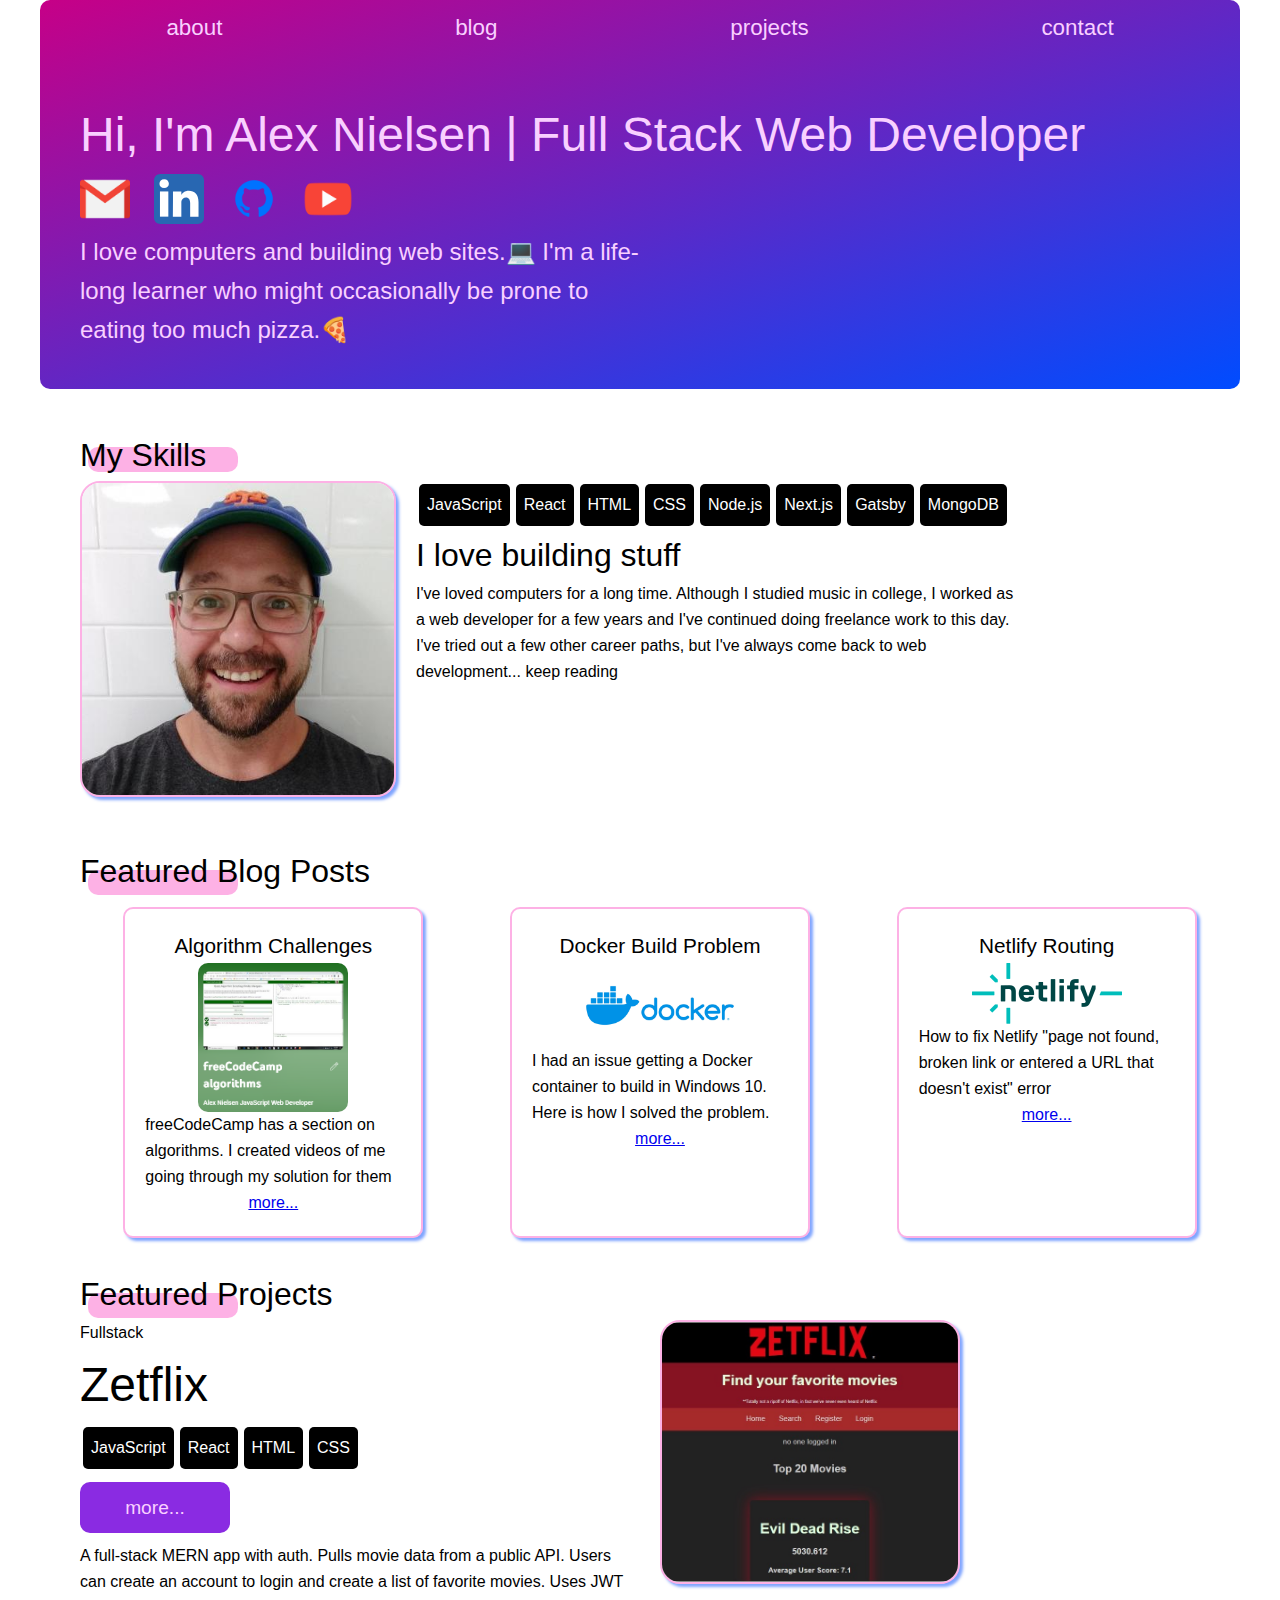
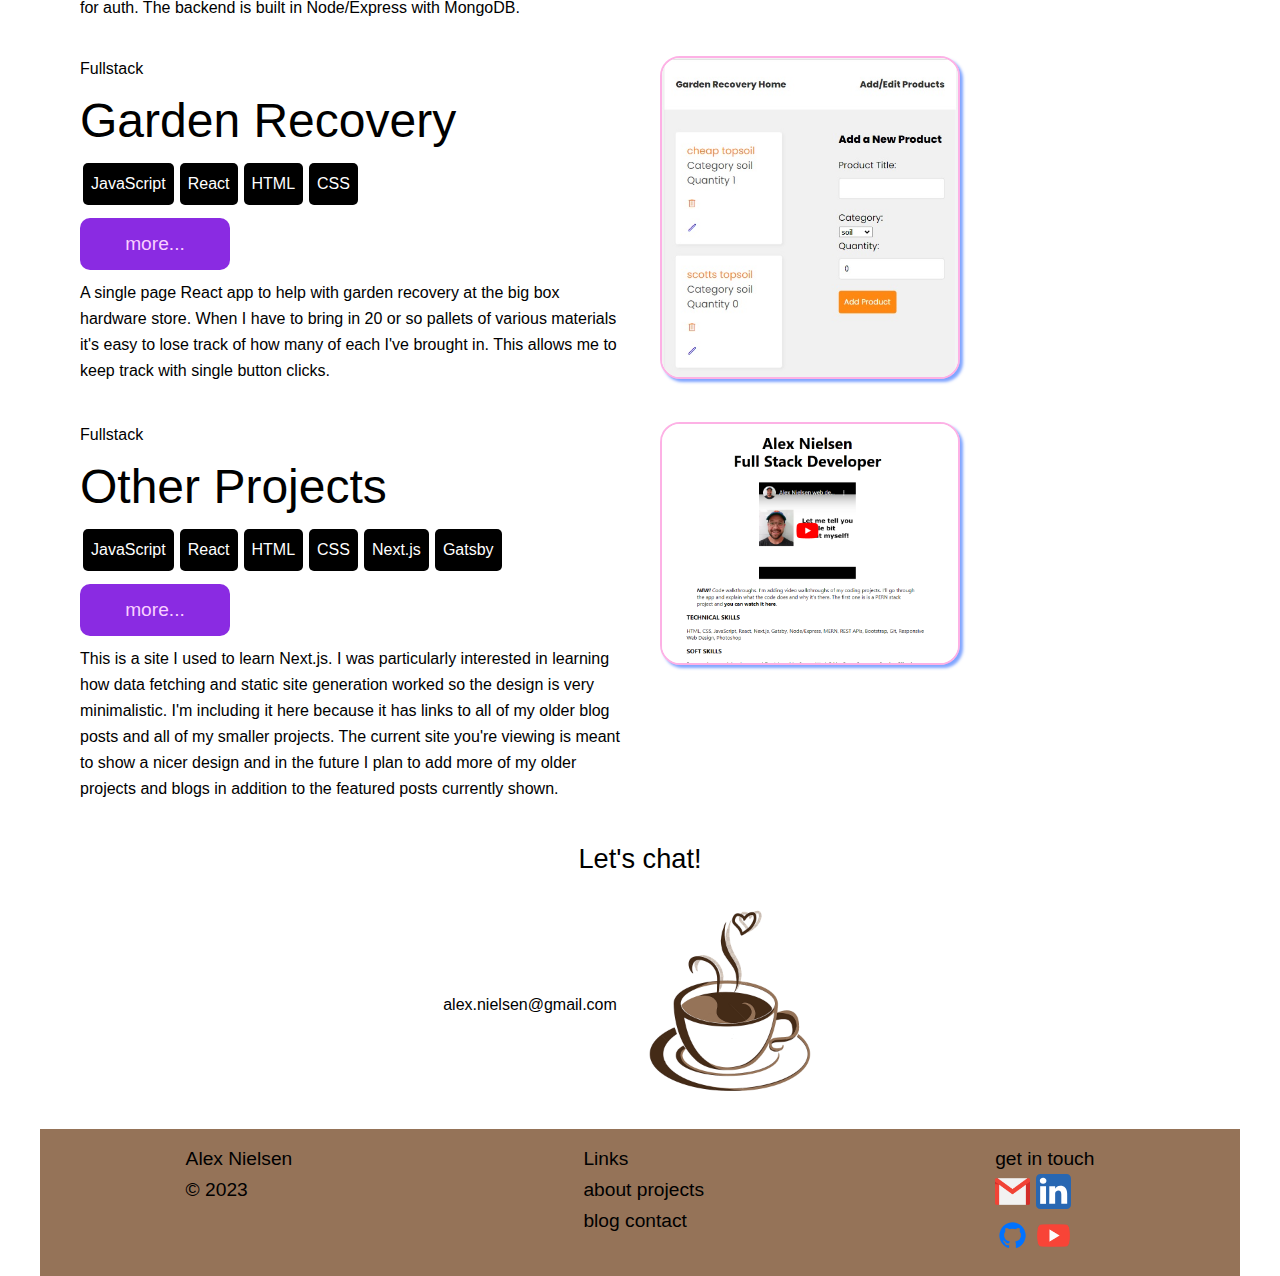
<file: index.html>
<!DOCTYPE html>
<html lang="en">

<head>
  <meta charset="UTF-8" />
  <meta http-equiv="X-UA-Compatible" content="IE=edge" />
  <meta name="viewport" content="width=device-width, initial-scale=1.0" />
  <title>Alex Nielsen Portfolio</title>
  <link rel="stylesheet" href="styles.css" />
</head>

<body>
  <header id="top" class="hero">
    <nav>
      <ul>
        <a href="#about">
          <li>about</li>
        </a>
        <a href="#blog">
          <li>blog</li>
        </a>
        <a href="#projects">
          <li>projects</li>
        </a>
        <a href="#contact">
          <li>contact</li>
        </a>
      </ul>
    </nav>
    <div class="hero-body">
      <div>
        <h1>Hi, I'm Alex Nielsen | Full Stack Web Developer</h1>
        <div class="logos">
          <a href="https://alexnielsen.com/resume"><img src="images/email.png" alt="email" /></a>
          <a href="https://linkedin.com/in/alex-nielsen-nj"><img
              src="images/5296501_linkedin_network_linkedin logo_icon.svg" alt="linkedin" /></a>
          <a href="https://github.com/bushbass"><img src="images/3057638_github_media_network_social_icon.png"
              alt="github" /></a>
          <a href="https://www.youtube.com/channel/UCqdNQHOLz3PmB4cDvQkdQ1w/"><img
              src="images/4202041_video_youtube_logo_social_social media_icon.png" alt="youtube" /></a>
        </div>
        <p class="hero-statement">
          I love computers and building web sites.💻 I'm a life-long learner
          who might occasionally be prone to eating too much pizza.🍕
        </p>
      </div>
    </div>
  </header>
  <main>
    <section id="about" class="bio">
      <h2 class="skills-heading">My Skills</h2>
      <div class="picture-and-info">
        <div class="headshot">
          <img class="box-shadow" src="images/me-wearing-hat.jpg" alt=" " />
        </div>
        <div class="bio-info">
          <div class="skill-buttons">
            <span class="skill-button">JavaScript</span><span class="skill-button">React</span><span
              class="skill-button">HTML</span><span class="skill-button">CSS</span><span
              class="skill-button">Node.js</span><span class="skill-button">Next.js</span><span
              class="skill-button">Gatsby</span><span class="skill-button">MongoDB</span>
          </div>
          <div class="bio-text">
            <h3>I love building stuff</h3>
            <p>
              I've loved computers for a long time. Although I studied music in
              college, I worked as a web developer for a few years and I've
              continued doing freelance work to this day. I've tried out a few
              other career paths, but I've always come back to web
              development... <a href="about.html">keep reading</a>
            </p>
          </div>
        </div>
      </div>
    </section>
    <section id="blog" class="featured-blogs">
      <h2 class="featured-blogs-heading">Featured Blog Posts</h2>
      <div class="blog-cards-area">
        <article class="card box-shadow">
          <h4>Algorithm Challenges</h4>
          <img src="images/fcc-algo.png" alt="blog-thumbnail" />
          <p>
            freeCodeCamp has a section on algorithms. I created videos of me
            going through my solution for them
          </p>
          <p><a href="blog/algorithms.html">more...</a></p>
        </article>
        <article class="card box-shadow">
          <h4>Docker Build Problem</h4>
          <img src="images/Docker-Logo.jpg" alt="blog-thumbnail" />
          <p>
            I had an issue getting a Docker container to build in Windows 10.
            Here is how I solved the problem.
          </p>
          <p><a href="blog/docker.html">more...</a></p>
        </article>
        <article class="card box-shadow">
          <h4>Netlify Routing</h4>
          <img src="images/netlify.png" alt="blog-thumbnail" />
          <p>
            How to fix Netlify "page not found, broken link or entered a URL
            that doesn't exist" error
          </p>
          <p><a href="blog/netlify.html">more...</a></p>
        </article>
        </article>
    </section>
    <section class="projects" id="projects">
      <h2 class="projects-heading">Featured Projects</h2>
      <article class="project-row">
        <div class="project-info-area">
          <div class="project-type">Fullstack</div>
          <h3 class="project-title">Zetflix</h3>
          <div class="skill-buttons">
            <span class="skill-button">JavaScript</span><span class="skill-button">React</span><span
              class="skill-button">HTML</span><span class="skill-button">CSS</span>
          </div>
          <div class="project-link">
            <a href="projects/zetflix.html">more...</a>
          </div>
          <p class="project-description">
            A full-stack MERN app with auth. Pulls movie data from a public API.
            Users can create an account to login and create a list of favorite
            movies. Uses JWT for auth. The backend is built in Node/Express with
            MongoDB.
          </p>
        </div>
        <div class="project-img-area">
          <img class="box-shadow" src="images/zetflix.jpg" alt="" />
        </div>
      </article>
      <article class="project-row">
        <div class="project-info-area">
          <div class="project-type">Fullstack</div>
          <h3 class="project-title">Garden Recovery</h3>
          <div class="skill-buttons">
            <span class="skill-button">JavaScript</span><span class="skill-button">React</span><span
              class="skill-button">HTML</span><span class="skill-button">CSS</span>
          </div>
          <div class="project-link">
            <a href="projects/garden.html">more...</a>
          </div>
          <p class="project-description">
            A single page React app to help with garden recovery at the big box
            hardware store. When I have to bring in 20 or so pallets of various
            materials it's easy to lose track of how many of each I've brought
            in. This allows me to keep track with single button clicks.
          </p>
        </div>
        <div class="project-img-area">
          <img class="box-shadow" src="images/garden.jpg" alt="" />
        </div>
      </article>
      <article class="project-row">
        <div class="project-info-area">
          <div class="project-type">Fullstack</div>
          <h3 class="project-title">Other Projects</h3>
          <div class="skill-buttons">
            <span class="skill-button">JavaScript</span>
            <span class="skill-button">React</span>
            <span class="skill-button">HTML</span>
            <span class="skill-button">CSS</span>
            <span class="skill-button">Next.js</span>
            <span class="skill-button">Gatsby</span>
          </div>
          <div class="project-link">
            <a href="https://new-blog-portfolio-next.vercel.app/">more...</a>
          </div>
          <p class="project-description">
            This is a site I used to learn Next.js. I was particularly
            interested in learning how data fetching and static site generation
            worked so the design is very minimalistic. I'm including it here
            because it has links to all of my older blog posts and all of my
            smaller projects. The current site you're viewing is meant to show a
            nicer design and in the future I plan to add more of my older
            projects and blogs in addition to the featured posts currently
            shown.
          </p>
        </div>
        <div class="project-img-area">
          <img class="box-shadow" src="images/next-site.png" alt="" />
        </div>
      </article>
    </section>
    <aside class="contact" id="contact">
      <h3 class="contact-header">Let's chat!</h3>
      <div class="email-button-and-image">
        <div class="email-and-button">
          <p>alex.nielsen@gmail.com</p>
        </div>
        <div class="coffee-img"><img src="images/coffee.gif" alt="" /></div>
      </div>
    </aside>
  </main>

  <footer>
    <div class="contact-copyright">
      <p><a href="#top">Alex Nielsen</a></p>
      <p>&copy 2023</p>
    </div>
    <div class="footer-links">
      <p>Links</p>
      <p><a href="#about">about </a> <a href="#projects">projects </a></p>
      <p>
        <a href="#blog">blog </a>
        <a href="#contact">contact</a>
      </p>
    </div>
    <div class="footer-logos">
      <p>get in touch</p>
      <div>
        <a href="https://alexnielsen.com/resume"><img src="images/email.png" alt="email" /></a>
        <a href="https://linkedin.com/in/alex-nielsen-nj"><img
            src="images/5296501_linkedin_network_linkedin logo_icon.svg" alt="linkedin" /></a>
      </div>
      <div>
        <a href="https://github.com/bushbass"><img src="images/3057638_github_media_network_social_icon.png"
            alt="github" /></a>
        <a href="https://www.youtube.com/channel/UCqdNQHOLz3PmB4cDvQkdQ1w/"><img
            src="images/4202041_video_youtube_logo_social_social media_icon.png" alt="youtube" /></a>
      </div>
    </div>
  </footer>
  <script>
    console.log('Thank you for looking at my site!')
  </script>
</body>

</html>
</file>
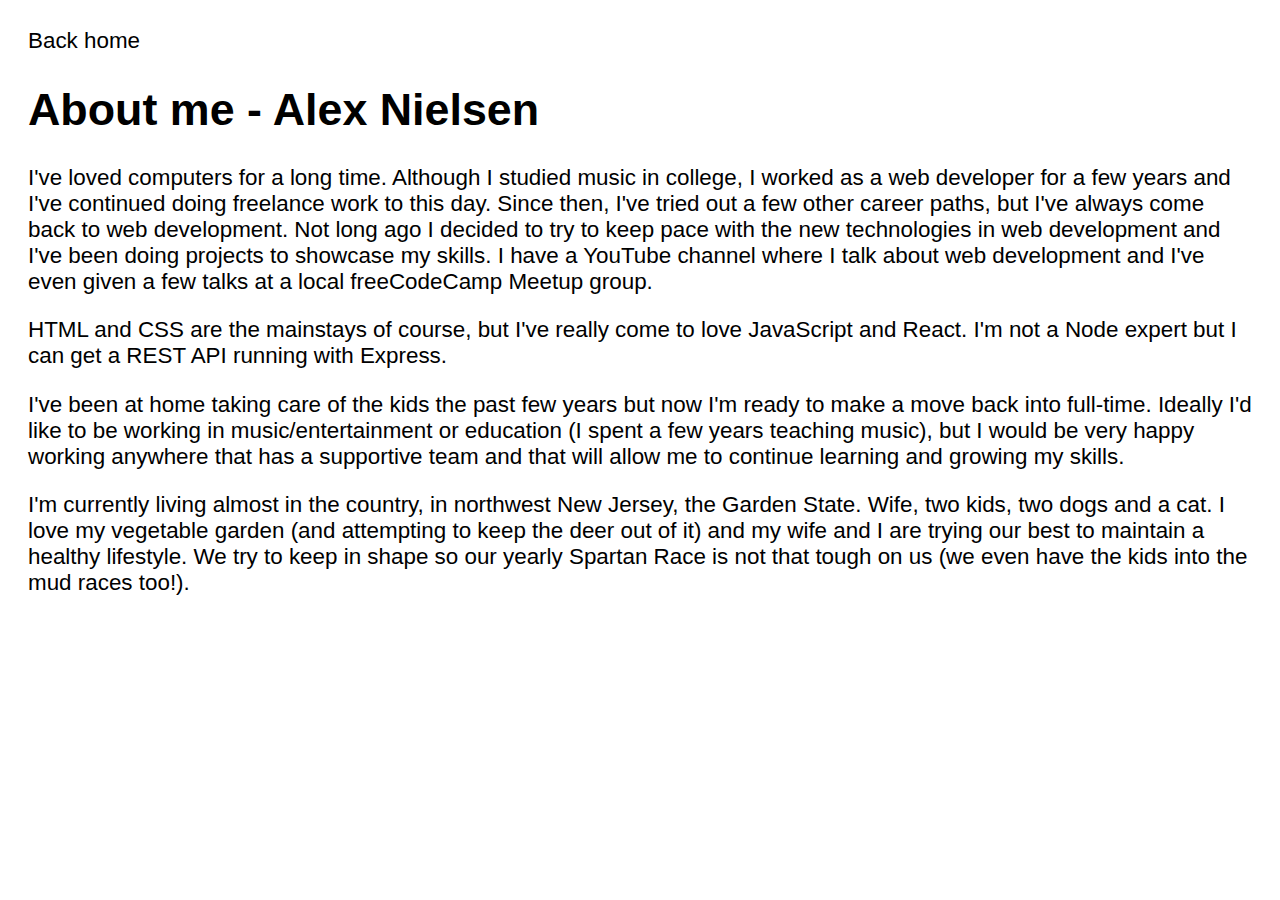
<file: about.html>
<!DOCTYPE html>
<html lang="en">
  <head>
    <meta charset="UTF-8" />
    <meta http-equiv="X-UA-Compatible" content="IE=edge" />
    <meta name="viewport" content="width=device-width, initial-scale=1.0" />
    <title>Alex Nielsen About Page</title>
    <link rel="stylesheet" href="about-styles.css" />
  </head>
  <body>
    <a href="index.html#about">Back home</a>
    <h1>About me - Alex Nielsen</h1>
    <p>
      I've loved computers for a long time. Although I studied music in college,
      I worked as a web developer for a few years and I've continued doing
      freelance work to this day. Since then, I've tried out a few other career
      paths, but I've always come back to web development. Not long ago I
      decided to try to keep pace with the new technologies in web development
      and I've been doing projects to showcase my skills. I have a YouTube
      channel where I talk about web development and I've even given a few talks
      at a local freeCodeCamp Meetup group.
    </p>
    <p>
      HTML and CSS are the mainstays of course, but I've really come to love
      JavaScript and React. I'm not a Node expert but I can get a REST API
      running with Express.
    </p>
    <p>
      I've been at home taking care of the kids the past few years but now I'm
      ready to make a move back into full-time. Ideally I'd like to be working
      in music/entertainment or education (I spent a few years teaching music),
      but I would be very happy working anywhere that has a supportive team and
      that will allow me to continue learning and growing my skills.
    </p>
    <p>
      I'm currently living almost in the country, in northwest New Jersey, the
      Garden State. Wife, two kids, two dogs and a cat. I love my vegetable
      garden (and attempting to keep the deer out of it) and my wife and I are
      trying our best to maintain a healthy lifestyle. We try to keep in shape
      so our yearly Spartan Race is not that tough on us (we even have the kids
      into the mud races too!).
    </p>
  </body>
</html>
</file>
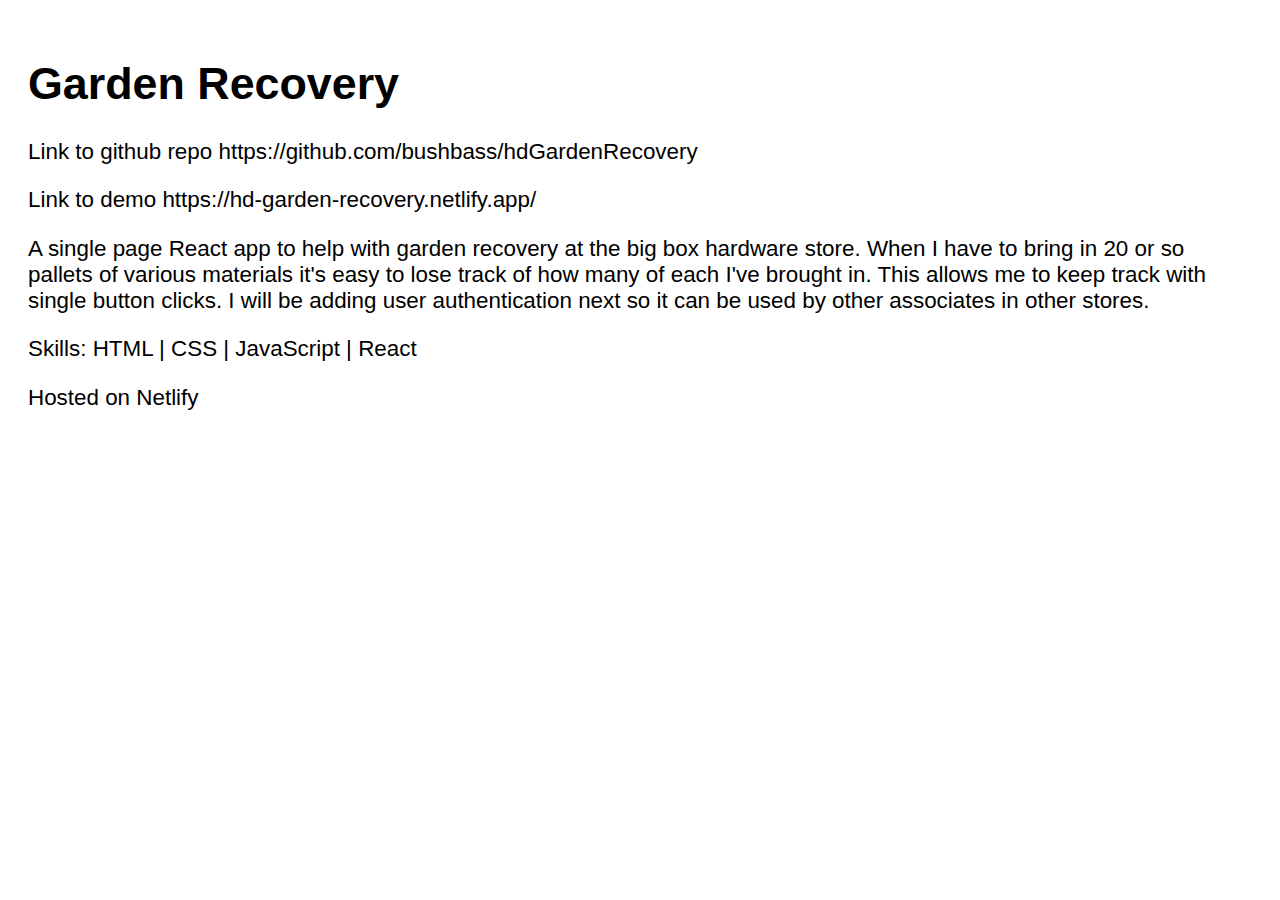
<file: garden.html>
<!DOCTYPE html>
<html lang="en">
  <head>
    <meta charset="UTF-8" />
    <meta http-equiv="X-UA-Compatible" content="IE=edge" />
    <meta name="viewport" content="width=device-width, initial-scale=1.0" />
    <title>Document</title><link rel="stylesheet" href="about-styles.css">
  </head>
  <body><h1>Garden Recovery</h1>
    <p>
      <a href="https://github.com/bushbass/hdGardenRecovery"
        >Link to github repo https://github.com/bushbass/hdGardenRecovery</a
      >
    </p>
    <p>
      <a href="https://hd-garden-recovery.netlify.app/"
        >Link to demo https://hd-garden-recovery.netlify.app/</a
      >
    </p>
    <p>
      A single page React app to help with garden recovery at the big box
      hardware store. When I have to bring in 20 or so pallets of various
      materials it's easy to lose track of how many of each I've brought in.
      This allows me to keep track with single button clicks. I will be adding
      user authentication next so it can be used by other associates in other
      stores.
    </p>
    <p>Skills: HTML | CSS | JavaScript | React</p>
    <p>Hosted on Netlify</p>
  </body>
</html>
</file>
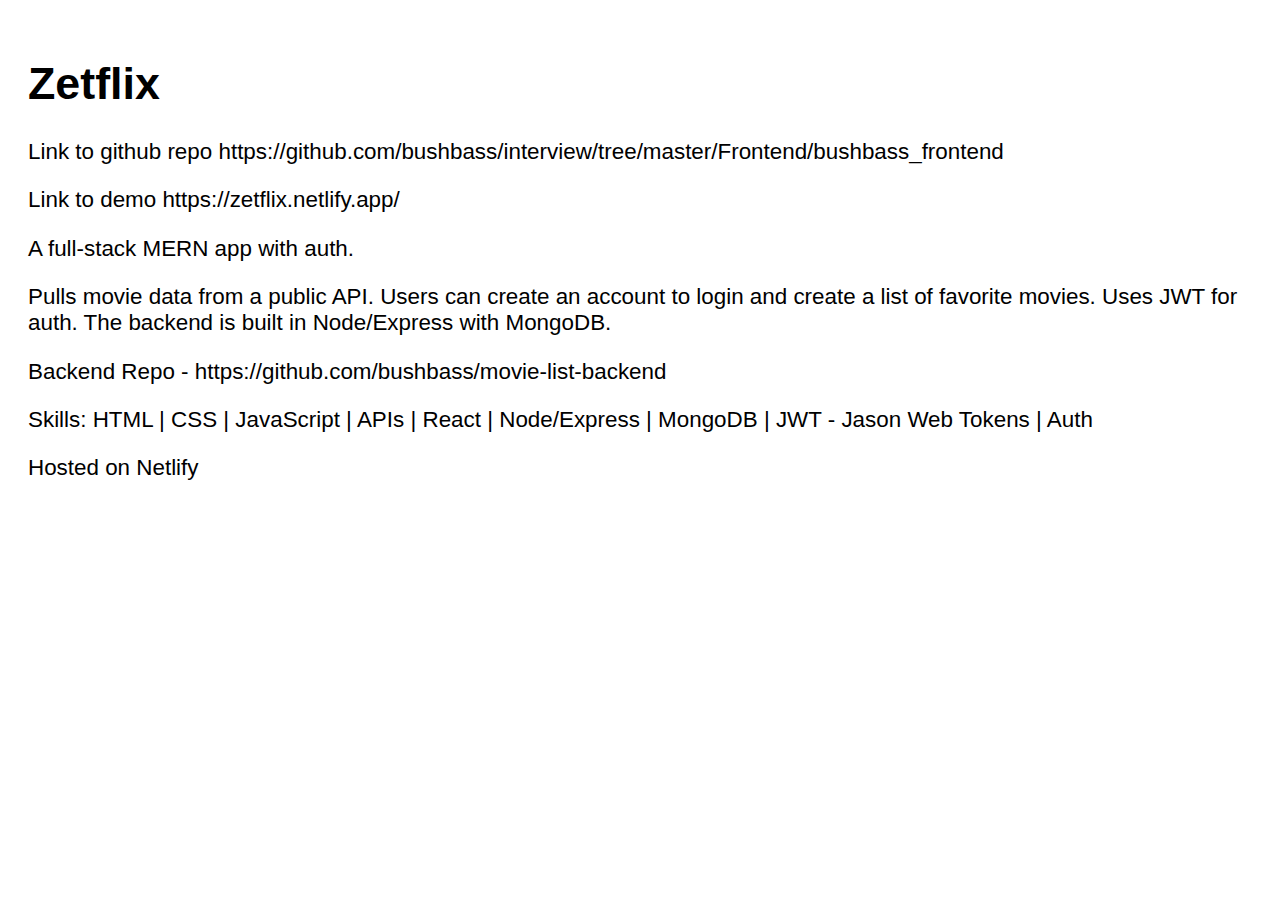
<file: zetflix.html>
<!DOCTYPE html>
<html lang="en">
  <head>
    <meta charset="UTF-8" />
    <meta http-equiv="X-UA-Compatible" content="IE=edge" />
    <meta name="viewport" content="width=device-width, initial-scale=1.0" />
    <title>Document</title>
    <link rel="stylesheet" href="about-styles.css" />
  </head>
  <body>
    <h1>Zetflix</h1>
    <p>
      <a
        href="https://github.com/bushbass/interview/tree/master/Frontend/bushbass_frontend"
      >
        Link to github repo
        https://github.com/bushbass/interview/tree/master/Frontend/bushbass_frontend
      </a>
    </p>
    <p>
      <a href="https://zetflix.netlify.app/"
        >Link to demo https://zetflix.netlify.app/</a
      >
    </p>
    A full-stack MERN app with auth.
    <p>
      Pulls movie data from a public API. Users can create an account to login
      and create a list of favorite movies. Uses JWT for auth. The backend is
      built in Node/Express with MongoDB.
    </p>
    <p>
      <a href="https://github.com/bushbass/movie-list-backend">
        Backend Repo - https://github.com/bushbass/movie-list-backend
      </a>
    </p>
    <p>
      Skills: HTML | CSS | JavaScript | APIs | React | Node/Express | MongoDB |
      JWT - Jason Web Tokens | Auth
    </p>
    <p>Hosted on Netlify</p>
  </body>
</html>
</file>
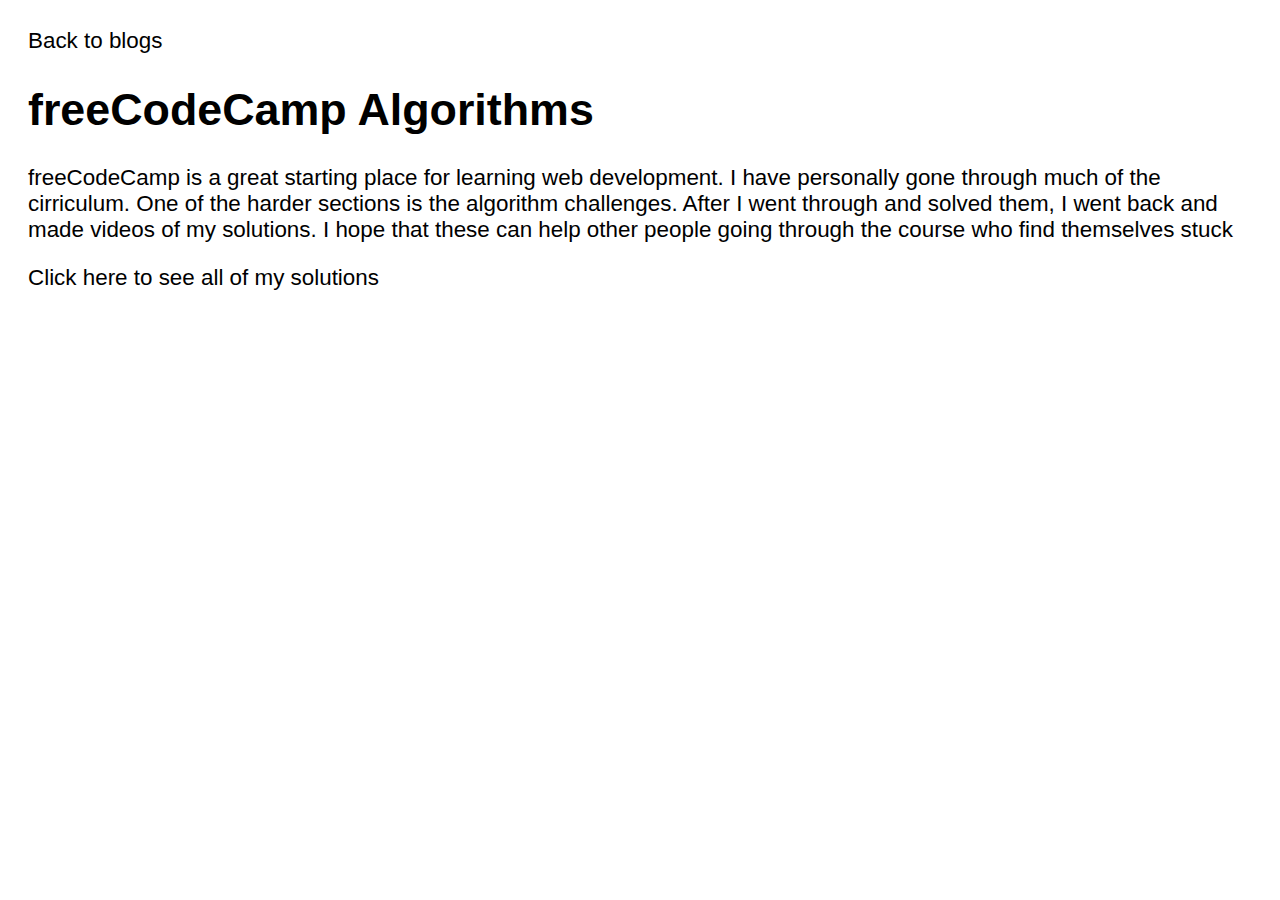
<file: blog/algorithms.html>
<!DOCTYPE html>
<html lang="en">
  <head>
    <meta charset="UTF-8" />
    <meta http-equiv="X-UA-Compatible" content="IE=edge" />
    <meta name="viewport" content="width=device-width, initial-scale=1.0" />
    <title>Algorithms</title>
    <link rel="stylesheet" href="../about-styles.css" />
  </head>
  <body>
    <a href="../index.html#blog">Back to blogs</a>
    <h1>freeCodeCamp Algorithms</h1>
    <p>
      freeCodeCamp is a great starting place for learning web development. I
      have personally gone through much of the cirriculum. One of the harder
      sections is the algorithm challenges. After I went through and solved
      them, I went back and made videos of my solutions. I hope that these can
      help other people going through the course who find themselves stuck
    </p>
    <p>
      <a
        href="https://www.youtube.com/playlist?list=PLNZKugAJepQal-VOC8no1Z_XR7ZXDDX69"
        >Click here to see all of my solutions</a
      >
    </p>
  </body>
</html>
</file>
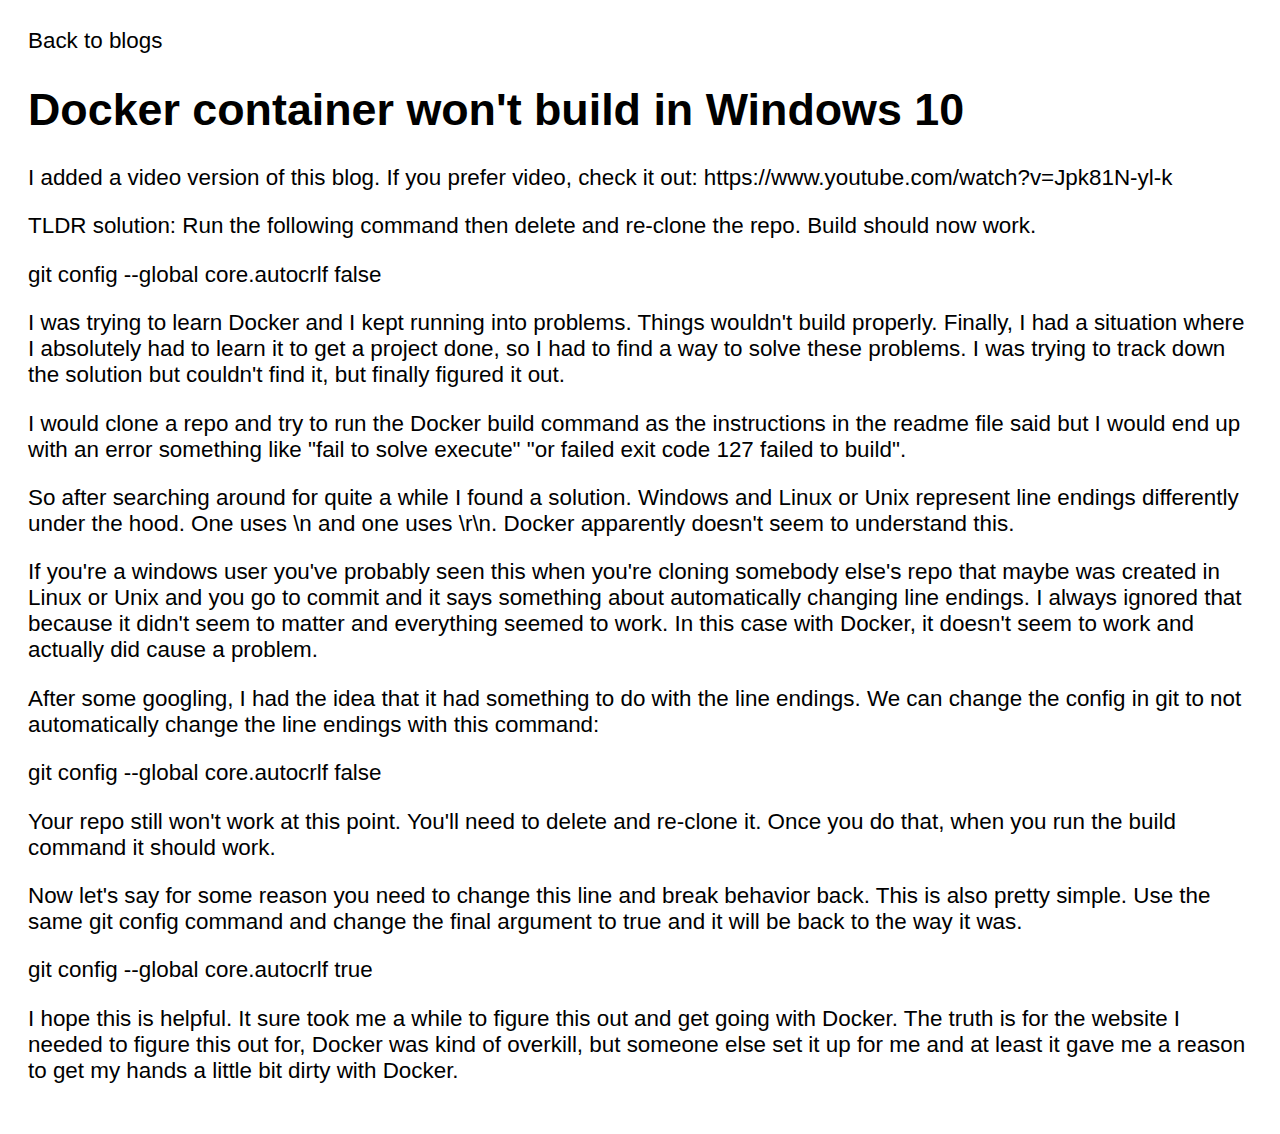
<file: blog/docker.html>
<!DOCTYPE html>
<html lang="en">
  <head>
    <meta charset="UTF-8" />
    <meta http-equiv="X-UA-Compatible" content="IE=edge" />
    <meta name="viewport" content="width=device-width, initial-scale=1.0" />
    <title>Docker won't build</title>
    <link rel="stylesheet" href="../about-styles.css" />
  </head>
  <body>
    <a href="../index.html#blog">Back to blogs</a>
    <h1>Docker container won't build in Windows 10</h1>
    <p>
      I added a video version of this blog. If you prefer video, check it out:
      <a href="https://www.youtube.com/watch?v=Jpk81N-yl-k"
        >https://www.youtube.com/watch?v=Jpk81N-yl-k</a
      >
    </p>
    <p>
      TLDR solution: Run the following command then delete and re-clone the
      repo. Build should now work.
    </p>
    <p>git config --global core.autocrlf false</p>
    <p>
      I was trying to learn Docker and I kept running into problems. Things
      wouldn't build properly. Finally, I had a situation where I absolutely had
      to learn it to get a project done, so I had to find a way to solve these
      problems. I was trying to track down the solution but couldn't find it,
      but finally figured it out.
    </p>
    <p>
      I would clone a repo and try to run the Docker build command as the
      instructions in the readme file said but I would end up with an error
      something like "fail to solve execute" "or failed exit code 127 failed to
      build".
    </p>
    <p>
      So after searching around for quite a while I found a solution. Windows
      and Linux or Unix represent line endings differently under the hood. One
      uses \n and one uses \r\n. Docker apparently doesn't seem to understand
      this.
    </p>
    <p>
      If you're a windows user you've probably seen this when you're cloning
      somebody else's repo that maybe was created in Linux or Unix and you go to
      commit and it says something about automatically changing line endings. I
      always ignored that because it didn't seem to matter and everything seemed
      to work. In this case with Docker, it doesn't seem to work and actually
      did cause a problem.
    </p>
    <p>
      After some googling, I had the idea that it had something to do with the
      line endings. We can change the config in git to not automatically change
      the line endings with this command:
    </p>
    <p>git config --global core.autocrlf false</p>
    <p>
      Your repo still won't work at this point. You'll need to delete and
      re-clone it. Once you do that, when you run the build command it should
      work.
    </p>
    <p>
      Now let's say for some reason you need to change this line and break
      behavior back. This is also pretty simple. Use the same git config command
      and change the final argument to true and it will be back to the way it
      was.
    </p>
    <p>git config --global core.autocrlf true</p>
    <p>
      I hope this is helpful. It sure took me a while to figure this out and get
      going with Docker. The truth is for the website I needed to figure this
      out for, Docker was kind of overkill, but someone else set it up for me
      and at least it gave me a reason to get my hands a little bit dirty with
      Docker.
    </p>
  </body>
</html>
</file>
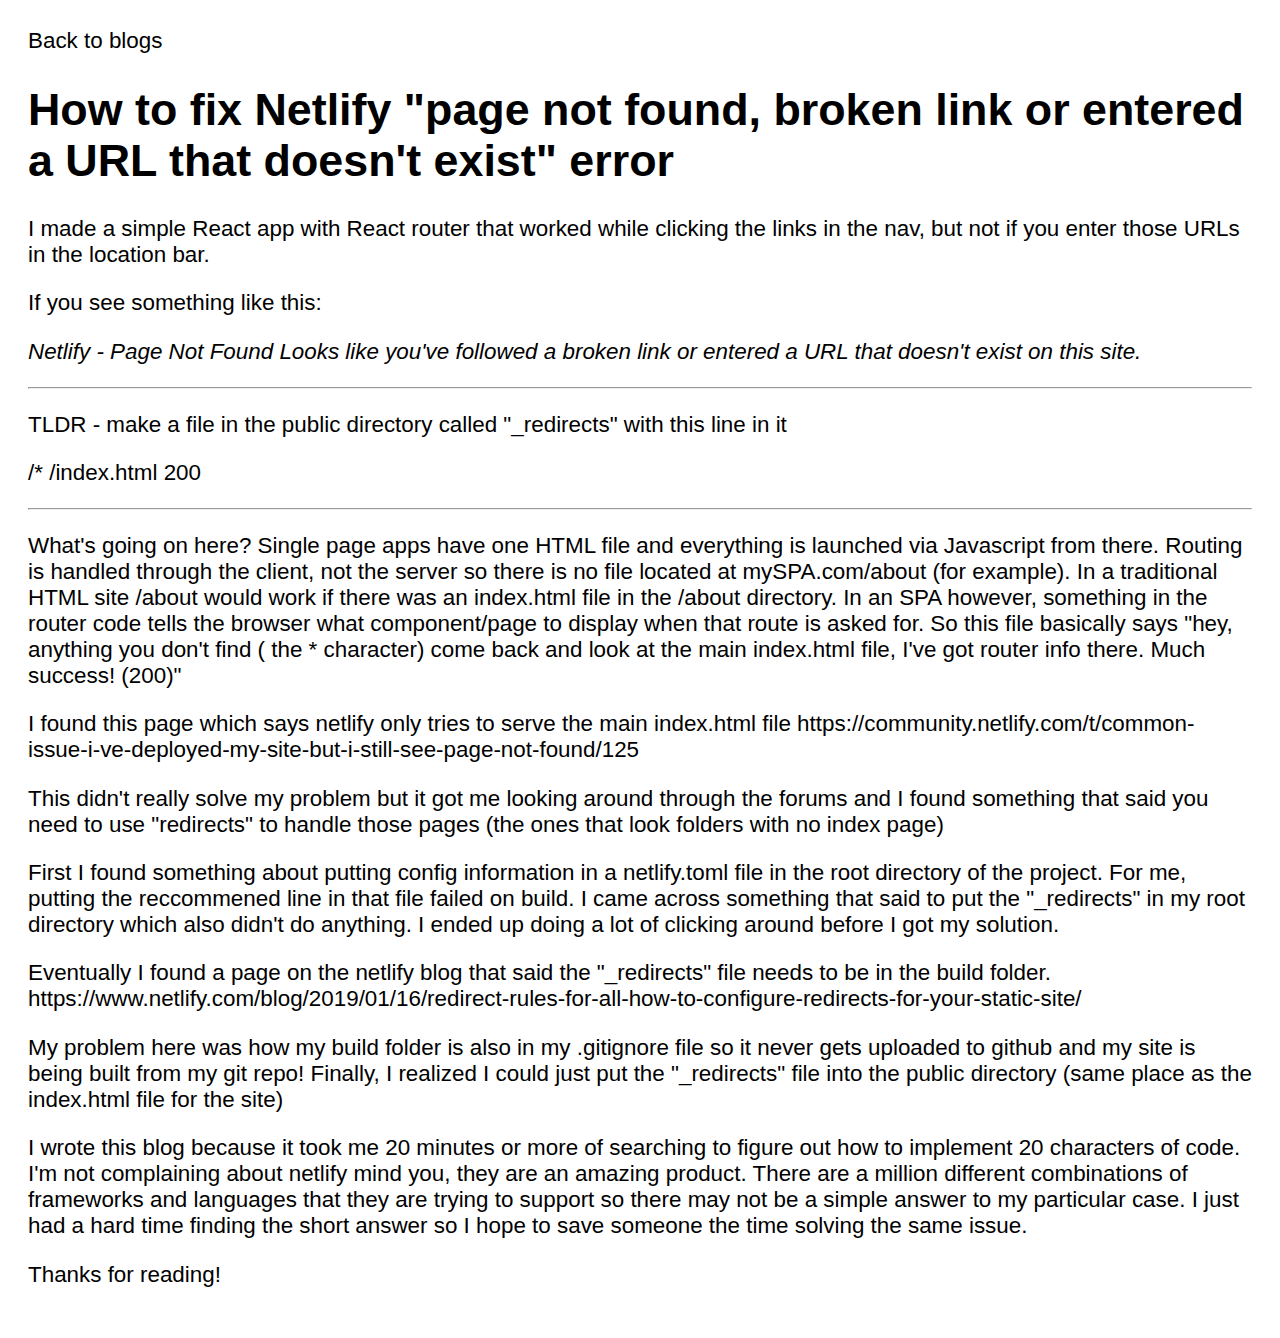
<file: blog/netlify.html>
<!DOCTYPE html>
<html lang="en">
  <head>
    <meta charset="UTF-8" />
    <meta http-equiv="X-UA-Compatible" content="IE=edge" />
    <meta name="viewport" content="width=device-width, initial-scale=1.0" />
    <title>Netlify routing</title>
    <link rel="stylesheet" href="../about-styles.css" />
  </head>
  <body>
    <a href="../index.html#blog">Back to blogs</a>

    <h1>
      How to fix Netlify "page not found, broken link or entered a URL that
      doesn't exist" error
    </h1>
    <p>
      I made a simple React app with React router that worked while clicking the
      links in the nav, but not if you enter those URLs in the location bar.
    </p>
    <p>If you see something like this:</p>
    <p>
      <em>
        Netlify - Page Not Found Looks like you've followed a broken link or
        entered a URL that doesn't exist on this site.
      </em>
    </p>
    <hr />
    <p>
      TLDR - make a file in the public directory called "_redirects" with this
      line in it
    </p>
    <p>/* /index.html 200</p>
    <hr />
    <p>
      What's going on here? Single page apps have one HTML file and everything
      is launched via Javascript from there. Routing is handled through the
      client, not the server so there is no file located at mySPA.com/about (for
      example). In a traditional HTML site /about would work if there was an
      index.html file in the /about directory. In an SPA however, something in
      the router code tells the browser what component/page to display when that
      route is asked for. So this file basically says "hey, anything you don't
      find ( the * character) come back and look at the main index.html file,
      I've got router info there. Much success! (200)"
    </p>
    <p>
      I found this page which says netlify only tries to serve the main
      index.html file
      https://community.netlify.com/t/common-issue-i-ve-deployed-my-site-but-i-still-see-page-not-found/125
    </p>
    <p>
      This didn't really solve my problem but it got me looking around through
      the forums and I found something that said you need to use "redirects" to
      handle those pages (the ones that look folders with no index page)
    </p>
    <p>
      First I found something about putting config information in a netlify.toml
      file in the root directory of the project. For me, putting the reccommened
      line in that file failed on build. I came across something that said to
      put the "_redirects" in my root directory which also didn't do anything. I
      ended up doing a lot of clicking around before I got my solution.
    </p>
    <p>
      Eventually I found a page on the netlify blog that said the "_redirects"
      file needs to be in the build folder.
      https://www.netlify.com/blog/2019/01/16/redirect-rules-for-all-how-to-configure-redirects-for-your-static-site/
    </p>
    <p>
      My problem here was how my build folder is also in my .gitignore file so
      it never gets uploaded to github and my site is being built from my git
      repo! Finally, I realized I could just put the "_redirects" file into the
      public directory (same place as the index.html file for the site)
    </p>
    <p>
      I wrote this blog because it took me 20 minutes or more of searching to
      figure out how to implement 20 characters of code. I'm not complaining
      about netlify mind you, they are an amazing product. There are a million
      different combinations of frameworks and languages that they are trying to
      support so there may not be a simple answer to my particular case. I just
      had a hard time finding the short answer so I hope to save someone the
      time solving the same issue.
    </p>
    <p>Thanks for reading!</p>
  </body>
</html>
</file>
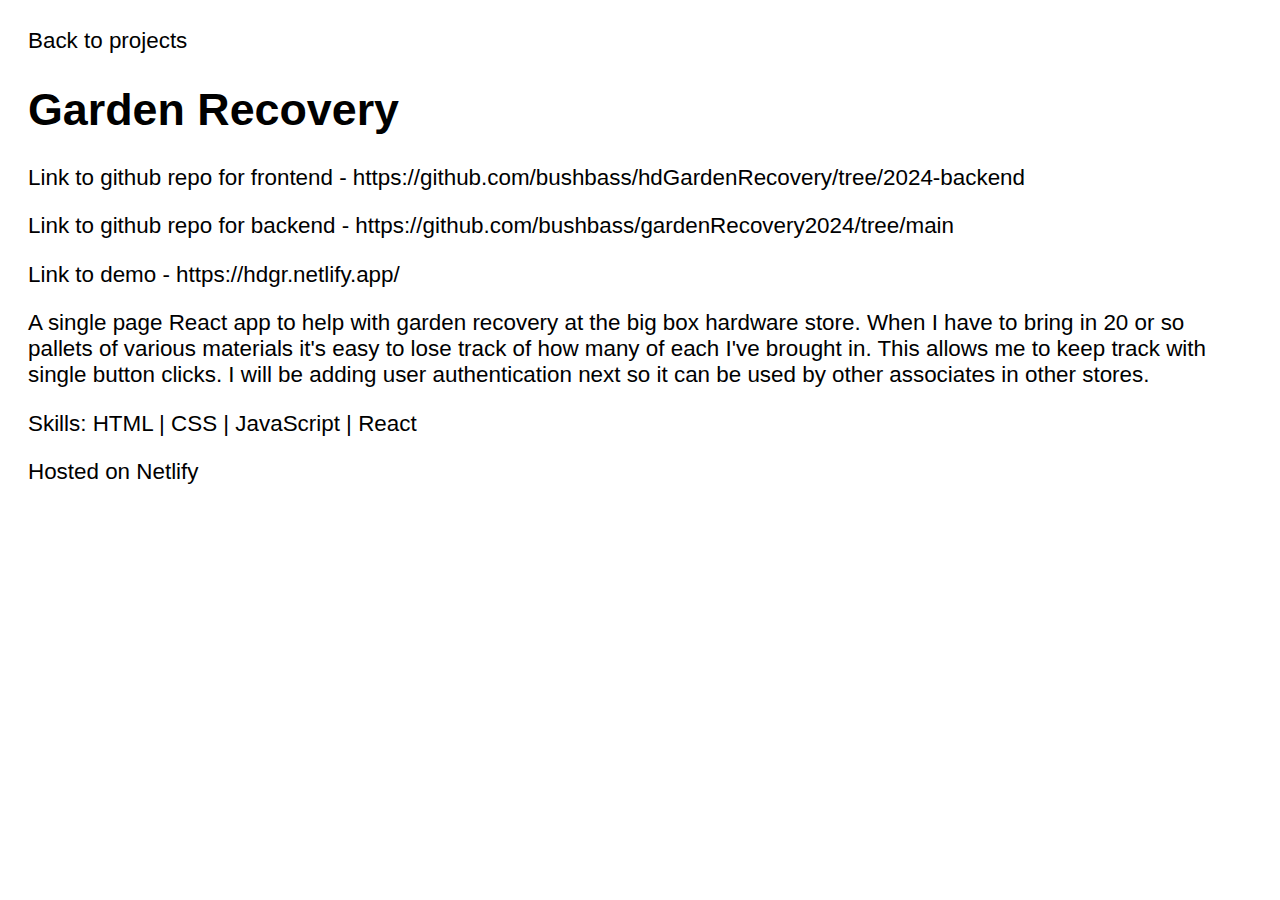
<file: projects/garden.html>
<!DOCTYPE html>
<html lang="en">

<head>
  <meta charset="UTF-8" />
  <meta http-equiv="X-UA-Compatible" content="IE=edge" />
  <meta name="viewport" content="width=device-width, initial-scale=1.0" />
  <title>Garden Recovery Project</title>
  <link rel="stylesheet" href="../about-styles.css" />
</head>

<body>
  <a href="../index.html#projects">Back to projects</a>
  <h1>Garden Recovery</h1>
  <p>
    <a href="https://github.com/bushbass/hdGardenRecovery/tree/2024-backend">Link to github repo for frontend -
      https://github.com/bushbass/hdGardenRecovery/tree/2024-backend</a>
  </p>
  <p>
    <a href="https://github.com/bushbass/gardenRecovery2024/tree/main">Link to github repo for backend -
      https://github.com/bushbass/gardenRecovery2024/tree/main</a>
  </p>

  <p>
    <a href="https://hd-garden-recovery.netlify.app/">Link to demo - https://hdgr.netlify.app/</a>
  </p>
  <p>
    A single page React app to help with garden recovery at the big box
    hardware store. When I have to bring in 20 or so pallets of various
    materials it's easy to lose track of how many of each I've brought in.
    This allows me to keep track with single button clicks. I will be adding
    user authentication next so it can be used by other associates in other
    stores.
  </p>
  <p>Skills: HTML | CSS | JavaScript | React</p>
  <p>Hosted on Netlify</p>
</body>

</html>
</file>
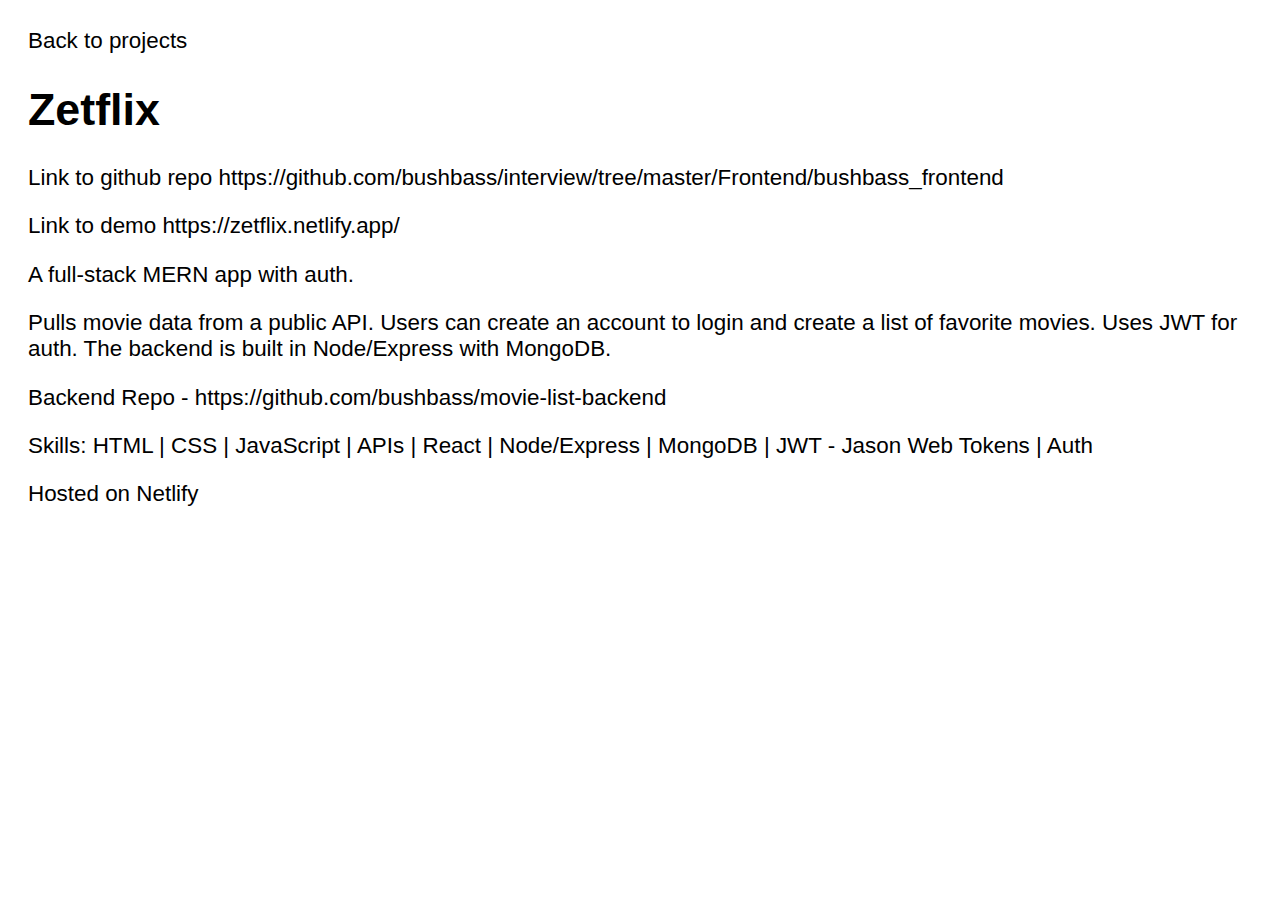
<file: projects/zetflix.html>
<!DOCTYPE html>
<html lang="en">
  <head>
    <meta charset="UTF-8" />
    <meta http-equiv="X-UA-Compatible" content="IE=edge" />
    <meta name="viewport" content="width=device-width, initial-scale=1.0" />
    <title>Zetflix Project</title>
    <link rel="stylesheet" href="../about-styles.css" />
  </head>
  <body>
    <a href="../index.html#projects">Back to projects</a>
    <h1>Zetflix</h1>
    <p>
      <a
        href="https://github.com/bushbass/interview/tree/master/Frontend/bushbass_frontend"
      >
        Link to github repo
        https://github.com/bushbass/interview/tree/master/Frontend/bushbass_frontend
      </a>
    </p>
    <p>
      <a href="https://zetflix.netlify.app/"
        >Link to demo https://zetflix.netlify.app/</a
      >
    </p>
    A full-stack MERN app with auth.
    <p>
      Pulls movie data from a public API. Users can create an account to login
      and create a list of favorite movies. Uses JWT for auth. The backend is
      built in Node/Express with MongoDB.
    </p>
    <p>
      <a href="https://github.com/bushbass/movie-list-backend">
        Backend Repo - https://github.com/bushbass/movie-list-backend
      </a>
    </p>
    <p>
      Skills: HTML | CSS | JavaScript | APIs | React | Node/Express | MongoDB |
      JWT - Jason Web Tokens | Auth
    </p>
    <p>Hosted on Netlify</p>
  </body>
</html>
</file>
<file: about-styles.css>
body {
  font-size: 1.4rem;
  padding: 20px;
  font-family: Verdana, Geneva, Tahoma, sans-serif;
}
body a {
  text-decoration: none;
  color: black;
}
</file>
<file: styles.css>
/* RESET
 from https://www.digitalocean.com/community/tutorials/css-minimal-css-reset */
html {
  box-sizing: border-box;
  font-size: 16px;
  line-height: 1.625;

  font-family: Nunito, sans-serif;
}

*,
*:before,
*:after {
  box-sizing: inherit;
}

body,
h1,
h2,
h3,
h4,
h5,
h6,
p,
ol,
ul {
  margin: 0;
  padding: 0;
  font-weight: normal;
}

ol,
ul {
  list-style: none;
}

img {
  max-width: 100%;
  height: auto;
}
/* GLOBAL */
body {
  max-width: 1200px;
  margin: 0 auto;
}
.box-shadow {
  box-shadow: 3px 3px 3px rgba(0, 76, 255, 0.5);
}
/* HERO SECTION */
.hero {
  border-radius: 10px;
  min-height: 40vh;
  background-image: linear-gradient(
    to bottom right,
    rgb(198, 0, 135),
    rgb(0, 76, 255)
  );
  color: rgb(249, 208, 255);
}

nav {
  padding: 10px;
  font-size: 1.4rem;
}
nav ul {
  display: flex;
  justify-content: space-around;
}
nav ul a {
  color: rgb(249, 208, 255);
  text-decoration: none;
}
.hero-body {
  padding: 40px;
  display: flex;
  justify-content: center;
  align-items: center;
}
.hero-body h1 {
  font-size: 3rem;
}
.logos img {
  height: 50px;
  padding-right: 20px;
}
.hero-statement {
  width: 50%;
  font-size: 1.5rem;
}
/* BIO SECTION */
.bio {
  padding: 40px;
  position: relative;
}
.bio-text {
  max-width: 600px;
}
.bio-text a {
  text-decoration: none;
  color: black;
}
.skills-heading {
  font-size: 2rem;
}
.skills-heading::before {
  background-color: rgba(248, 0, 170, 0.307);
  content: '';
  margin: 0 auto;
  position: absolute;
  top: 58px;
  left: 48px;
  width: 150px;
  height: 25px;
  z-index: -1;
  border-radius: 10px;
}

.picture-and-info {
  display: flex;
  flex-wrap: wrap;
  justify-content: space-between;
}
.headshot {
  flex: 1 1 30%;
  padding-right: 20px;
}
.headshot img {
  min-width: 200px;

  border-radius: 20px;
  border: 2px solid rgba(248, 0, 170, 0.307);
}
.bio-info {
  flex: 1 1 70%;
}
.skill-buttons {
  display: flex;
  flex-wrap: wrap;
}
.skill-button {
  display: inline-block;
  background-color: black;
  color: white;
  padding: 8px;
  margin: 3px;
  border-radius: 5px;
}
.bio-text h3 {
  font-size: 2rem;
}
/* FEATURED BLOGS */
.featured-blogs {
  padding: 0 0 20px 40px;
  position: relative;
}
.featured-blogs-heading::before {
  background-color: rgba(248, 0, 170, 0.307);
  content: '';
  margin: 0 auto;
  position: absolute;
  top: 25px;
  left: 48px;
  width: 150px;
  height: 25px;
  z-index: -1;
  border-radius: 10px;
}
.featured-blogs h2 {
  font-size: 2rem;
}
.blog-cards-area {
  display: flex;
  flex-wrap: wrap;
  justify-content: space-around;
}
.card {
  margin: 10px 0;
  border-radius: 10px;
  display: flex;
  flex-direction: column;
  align-items: center;
  max-width: 300px;
  padding: 20px;
  flex: 1 1 300px;
  border: 2px solid rgba(248, 0, 170, 0.307);
}
.card h4 {
  font-size: 1.3rem;
}
.card img {
  width: 150px;
  border-radius: 10px;
}
/* PROJECTS */
.projects {
  padding-left: 40px;
  position: relative;
}
.projects-heading {
  font-size: 2rem;
}
.projects-heading::before {
  background-color: rgba(248, 0, 170, 0.307);
  content: '';
  margin: 0 auto;
  position: absolute;
  top: 25px;
  left: 48px;
  width: 150px;
  height: 25px;
  z-index: -1;
  border-radius: 10px;
}

.project-row {
  display: flex;
  flex-wrap: wrap;
  padding-bottom: 35px;
}
.project-info-area {
  flex-basis: 50%;
}
.project-title {
  font-size: 3rem;
}
.project-link {
  background-color: blueviolet;

  border-radius: 10px;
  width: 150px;
  padding: 10px;
  font-size: 1.2rem;
  margin: 10px 0;
  text-align: center;
}
.project-link a {
  color: rgb(249, 208, 255);
  text-decoration: none;
}
.project-description {
  padding-right: 30px;
  max-width: 700px;
}
.project-img-area img {
  width: 300px;
  border-radius: 20px;
  border: 2px solid rgba(248, 0, 170, 0.307);
}
/* CONTACT SECTION */
.contact {
  /* text-align: center; */
  display: flex;
  flex-direction: column;
  align-items: center;
  justify-content: space-between;
}

.contact-header {
  font-size: 1.7rem;
}
.email-and-button {
  display: flex;
  justify-content: center;
  align-items: center;
}
.email-button-and-image {
  display: flex;
  justify-content: space-between;
  padding: 10px;
  /* max-width: 700px; */
}
.coffee-img {
  padding: 10px;
}
.coffee-img img {
  width: 200px;
  border-radius: 20px;
}

/* FOOTER */
footer {
  background-color: rgb(149, 115, 88);
  font-size: 1.2rem;
  display: flex;

  justify-content: space-around;
  padding: 10px 0;
}
.contact-copyright {
  padding: 4px;
}
.contact-copyright a {
  text-decoration: none;
  color: black;
}

.footer-links {
  padding: 4px;
}

.footer-logos {
  padding: 4px;
}
.footer-logos img {
  width: 35px;
}
.footer-links a {
  text-decoration: none;
  color: black;
}
/* MEDIA QUERIES */
@media only screen and (max-width: 500px) {
  .hero-statement {
    width: 100%;
  }
  .featured-blogs {
    text-align: center;
    padding-left: initial;
  }

  .project-info-area {
    flex-basis: initial;
  }
}
</file>
